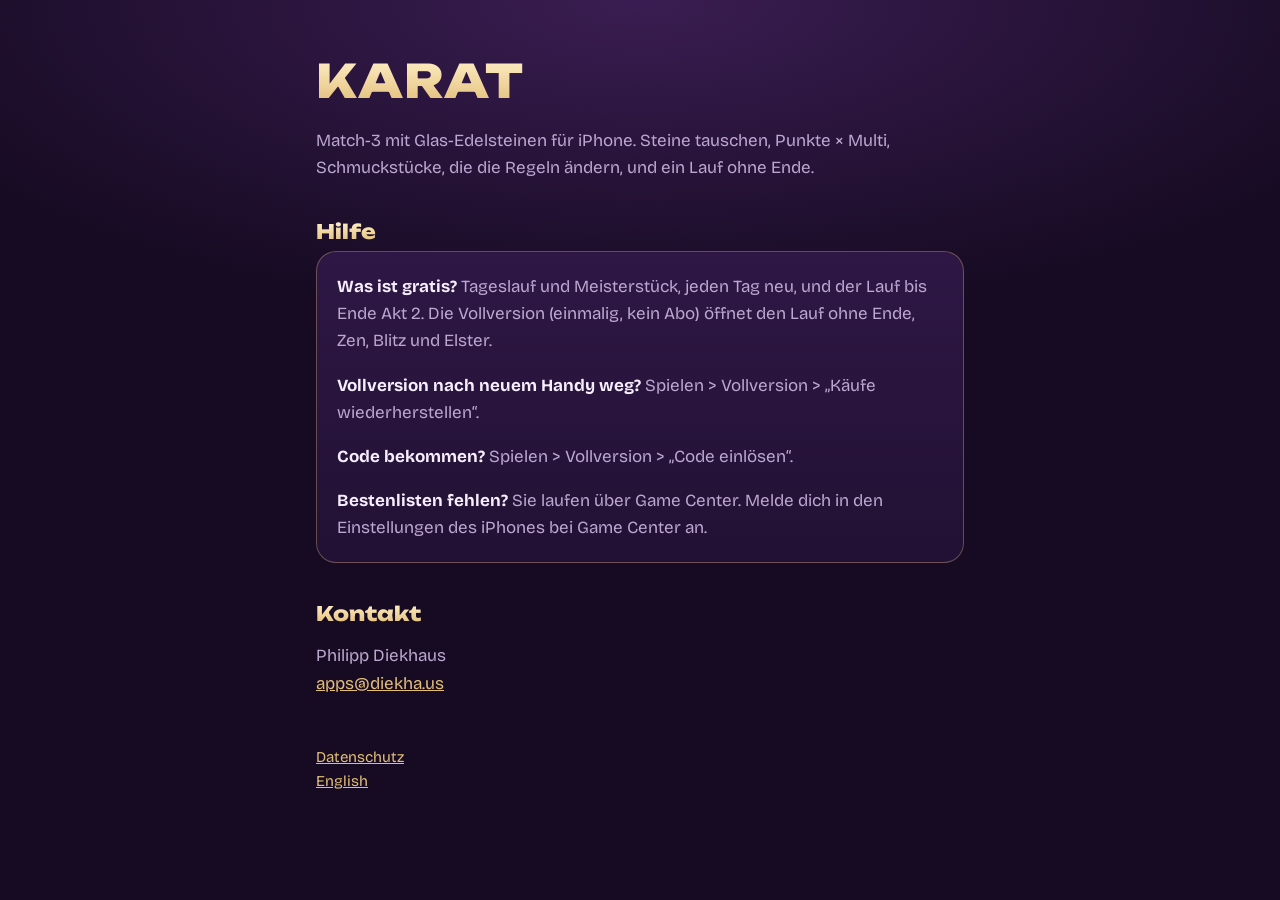
<file: index.html>
<!doctype html>
<html lang="de">
<head>
<meta charset="utf-8">
<meta name="viewport" content="width=device-width, initial-scale=1">
<title>KARAT</title>
<link rel="stylesheet" href="style.css">
</head>
<body>
<main>
<h1>KARAT</h1>
<p>Match-3 mit Glas-Edelsteinen für iPhone. Steine tauschen, Punkte × Multi, Schmuckstücke, die die Regeln ändern, und ein Lauf ohne Ende.</p>

<h2>Hilfe</h2>
<div class="card">
<p><strong>Was ist gratis?</strong> Tageslauf und Meisterstück, jeden Tag neu, und der Lauf bis Ende Akt 2. Die Vollversion (einmalig, kein Abo) öffnet den Lauf ohne Ende, Zen, Blitz und Elster.</p>
<p><strong>Vollversion nach neuem Handy weg?</strong> Spielen &gt; Vollversion &gt; „Käufe wiederherstellen“.</p>
<p><strong>Code bekommen?</strong> Spielen &gt; Vollversion &gt; „Code einlösen“.</p>
<p><strong>Bestenlisten fehlen?</strong> Sie laufen über Game Center. Melde dich in den Einstellungen des iPhones bei Game Center an.</p>
</div>

<h2>Kontakt</h2>
<p>Philipp Diekhaus<br><a href="mailto:apps@diekha.us">apps@diekha.us</a></p>

<p class="foot"><a href="datenschutz.html">Datenschutz</a><br><a href="en/">English</a></p>
</main>
</body>
</html>
</file>
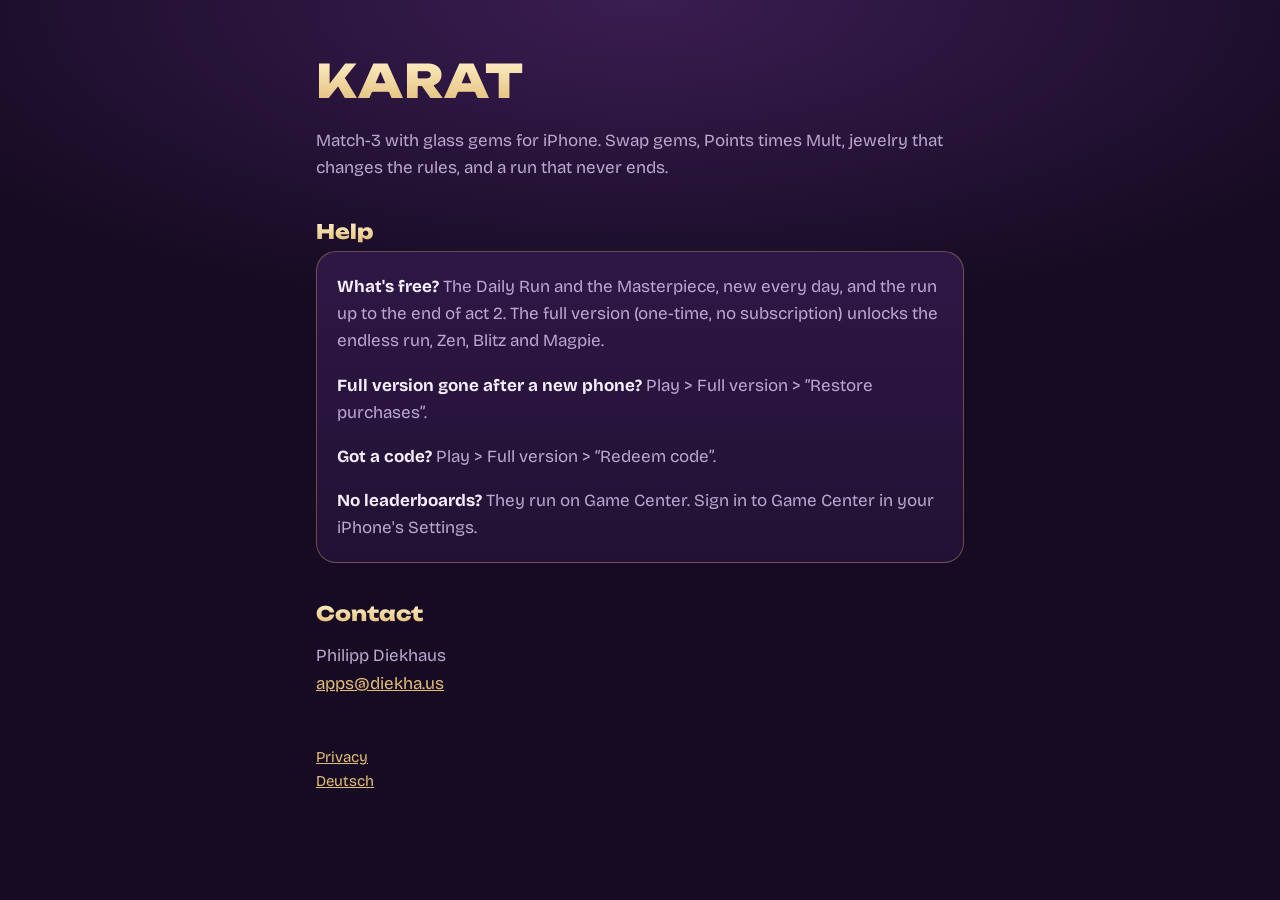
<file: en/index.html>
<!doctype html>
<html lang="en">
<head>
<meta charset="utf-8">
<meta name="viewport" content="width=device-width, initial-scale=1">
<title>KARAT</title>
<link rel="stylesheet" href="../style.css">
</head>
<body>
<main>
<h1>KARAT</h1>
<p>Match-3 with glass gems for iPhone. Swap gems, Points times Mult, jewelry that changes the rules, and a run that never ends.</p>

<h2>Help</h2>
<div class="card">
<p><strong>What's free?</strong> The Daily Run and the Masterpiece, new every day, and the run up to the end of act 2. The full version (one-time, no subscription) unlocks the endless run, Zen, Blitz and Magpie.</p>
<p><strong>Full version gone after a new phone?</strong> Play &gt; Full version &gt; “Restore purchases”.</p>
<p><strong>Got a code?</strong> Play &gt; Full version &gt; “Redeem code”.</p>
<p><strong>No leaderboards?</strong> They run on Game Center. Sign in to Game Center in your iPhone's Settings.</p>
</div>

<h2>Contact</h2>
<p>Philipp Diekhaus<br><a href="mailto:apps@diekha.us">apps@diekha.us</a></p>

<p class="foot"><a href="privacy.html">Privacy</a><br><a href="../">Deutsch</a></p>
</main>
</body>
</html>
</file>
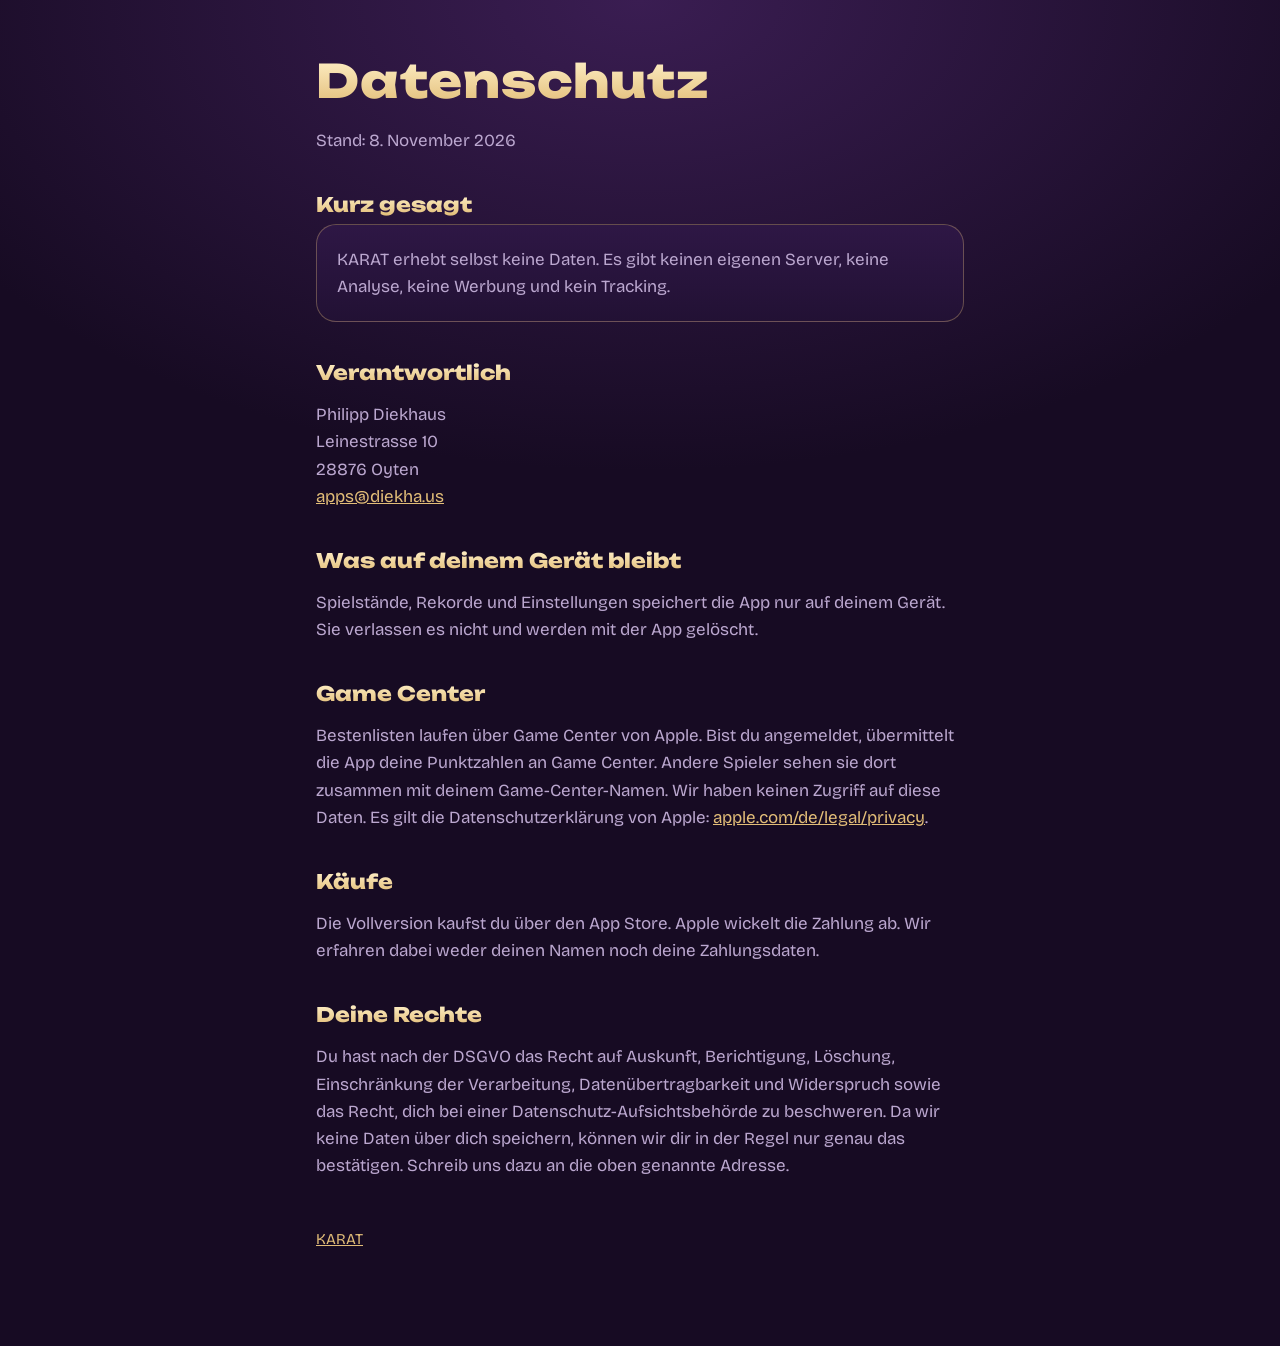
<file: datenschutz.html>
<!doctype html>
<html lang="de">
<head>
<meta charset="utf-8">
<meta name="viewport" content="width=device-width, initial-scale=1">
<title>KARAT Datenschutz</title>
<link rel="stylesheet" href="style.css">
</head>
<body>
<main>
<h1>Datenschutz</h1>
<p>Stand: 8. November 2026</p>

<h2>Kurz gesagt</h2>
<div class="card">
<p>KARAT erhebt selbst keine Daten. Es gibt keinen eigenen Server, keine Analyse, keine Werbung und kein Tracking.</p>
</div>

<h2>Verantwortlich</h2>
<p>Philipp Diekhaus<br>Leinestrasse 10<br>28876 Oyten<br><a href="mailto:apps@diekha.us">apps@diekha.us</a></p>

<h2>Was auf deinem Gerät bleibt</h2>
<p>Spielstände, Rekorde und Einstellungen speichert die App nur auf deinem Gerät. Sie verlassen es nicht und werden mit der App gelöscht.</p>

<h2>Game Center</h2>
<p>Bestenlisten laufen über Game Center von Apple. Bist du angemeldet, übermittelt die App deine Punktzahlen an Game Center. Andere Spieler sehen sie dort zusammen mit deinem Game-Center-Namen. Wir haben keinen Zugriff auf diese Daten. Es gilt die Datenschutzerklärung von Apple: <a href="https://www.apple.com/de/legal/privacy/">apple.com/de/legal/privacy</a>.</p>

<h2>Käufe</h2>
<p>Die Vollversion kaufst du über den App Store. Apple wickelt die Zahlung ab. Wir erfahren dabei weder deinen Namen noch deine Zahlungsdaten.</p>

<h2>Deine Rechte</h2>
<p>Du hast nach der DSGVO das Recht auf Auskunft, Berichtigung, Löschung, Einschränkung der Verarbeitung, Datenübertragbarkeit und Widerspruch sowie das Recht, dich bei einer Datenschutz-Aufsichtsbehörde zu beschweren. Da wir keine Daten über dich speichern, können wir dir in der Regel nur genau das bestätigen. Schreib uns dazu an die oben genannte Adresse.</p>

<p class="foot"><a href="./">KARAT</a></p>
</main>
</body>
</html>
</file>
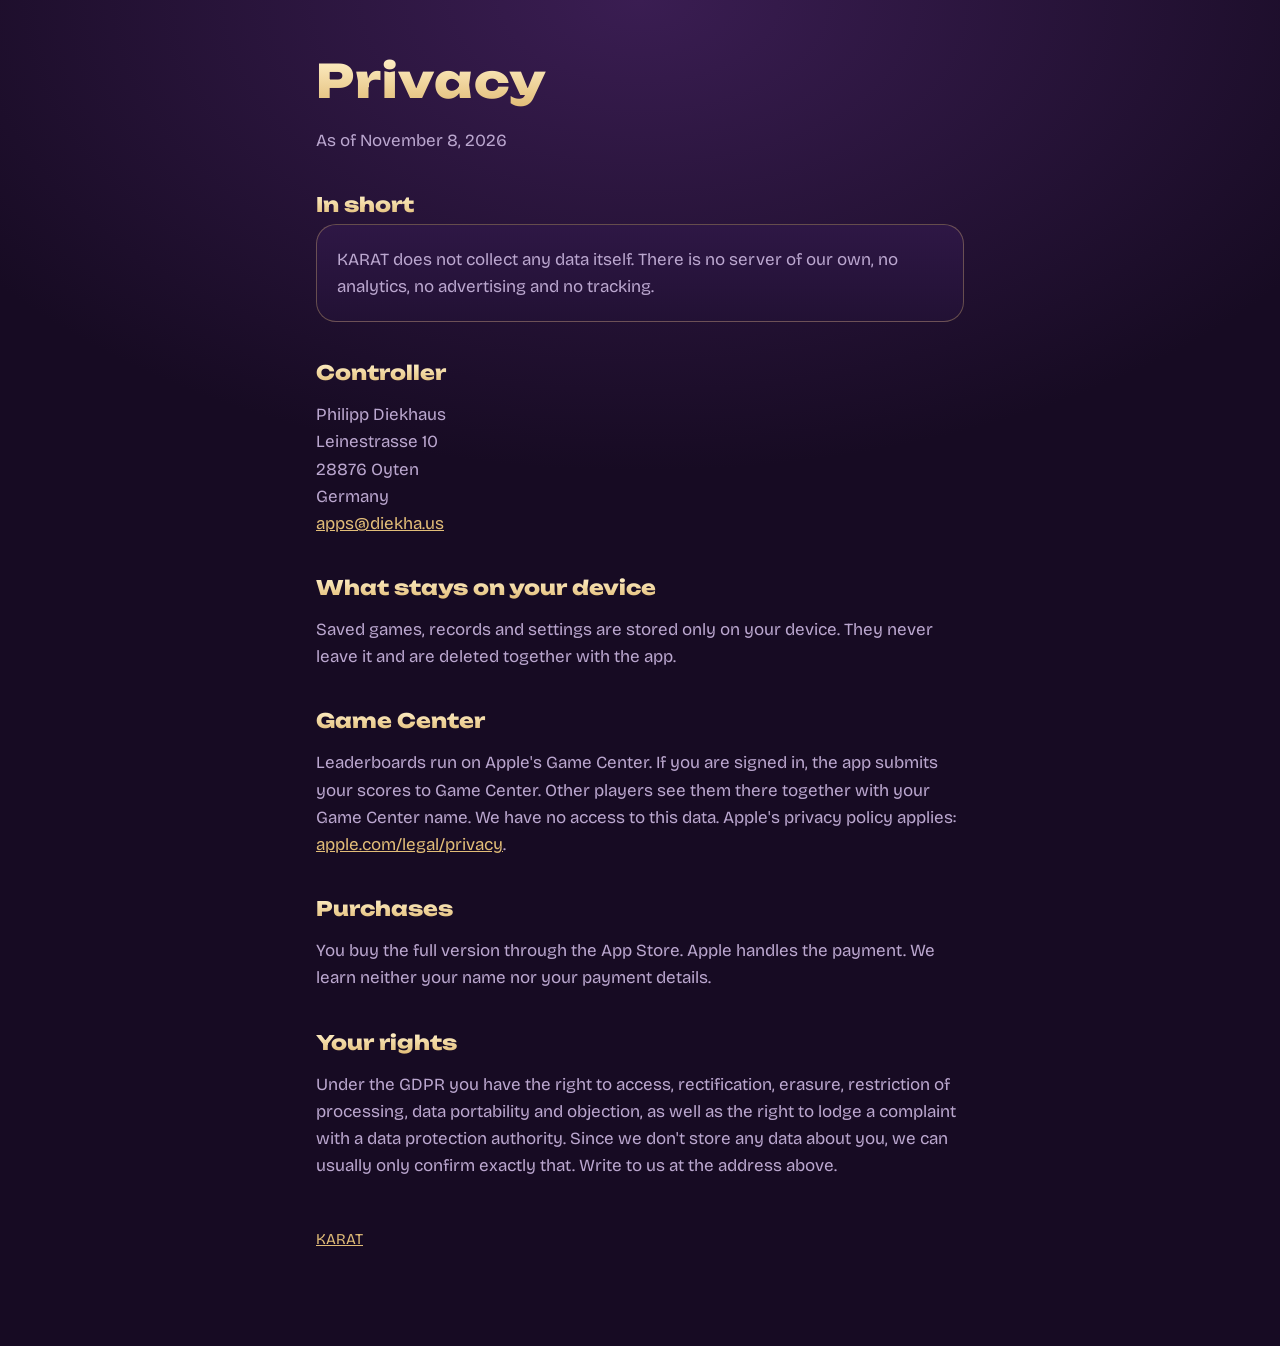
<file: en/privacy.html>
<!doctype html>
<html lang="en">
<head>
<meta charset="utf-8">
<meta name="viewport" content="width=device-width, initial-scale=1">
<title>KARAT Privacy</title>
<link rel="stylesheet" href="../style.css">
</head>
<body>
<main>
<h1>Privacy</h1>
<p>As of November 8, 2026</p>

<h2>In short</h2>
<div class="card">
<p>KARAT does not collect any data itself. There is no server of our own, no analytics, no advertising and no tracking.</p>
</div>

<h2>Controller</h2>
<p>Philipp Diekhaus<br>Leinestrasse 10<br>28876 Oyten<br>Germany<br><a href="mailto:apps@diekha.us">apps@diekha.us</a></p>

<h2>What stays on your device</h2>
<p>Saved games, records and settings are stored only on your device. They never leave it and are deleted together with the app.</p>

<h2>Game Center</h2>
<p>Leaderboards run on Apple's Game Center. If you are signed in, the app submits your scores to Game Center. Other players see them there together with your Game Center name. We have no access to this data. Apple's privacy policy applies: <a href="https://www.apple.com/legal/privacy/">apple.com/legal/privacy</a>.</p>

<h2>Purchases</h2>
<p>You buy the full version through the App Store. Apple handles the payment. We learn neither your name nor your payment details.</p>

<h2>Your rights</h2>
<p>Under the GDPR you have the right to access, rectification, erasure, restriction of processing, data portability and objection, as well as the right to lodge a complaint with a data protection authority. Since we don't store any data about you, we can usually only confirm exactly that. Write to us at the address above.</p>

<p class="foot"><a href="./">KARAT</a></p>
</main>
</body>
</html>
</file>
<file: style.css>
/* Schriften liegen neben der Seite (scripts/web.sh kopiert sie aus assets/fonts), nichts kommt von fremden Servern. */
@font-face { font-family: "Unbounded"; src: url("fonts/Unbounded-VariableFont.ttf"); font-weight: 200 900; }
@font-face { font-family: "Bricolage Grotesque"; src: url("fonts/BricolageGrotesque-VariableFont.ttf"); font-weight: 200 800; }
:root { --velvet: #170B23; --velvet2: #221134; --velvet3: #2E1745; --line: #43275F; --brass: #E2BD78; --brass-hi: #FFF0C8; --ink: #F7EEFC; --dim: #BBA7CF; }
* { box-sizing: border-box; }
body { margin: 0; min-height: 100vh; color: var(--ink); font: 17px/1.6 "Bricolage Grotesque", system-ui, sans-serif;
  background: radial-gradient(ellipse 90% 50% at 50% 0%, #3A1D52 0%, transparent 70%), var(--velvet); }
main { max-width: 680px; margin: 0 auto; padding: 56px 16px 80px; }
h1, h2 { font-family: "Unbounded", system-ui, sans-serif; font-weight: 800; line-height: 1.1;
  background: linear-gradient(var(--brass-hi), var(--brass)); -webkit-background-clip: text; background-clip: text; color: transparent; }
h1 { font-size: 46px; margin: 0 0 20px; letter-spacing: 0.02em; }
h2 { font-size: 20px; margin: 40px 0 8px; }
p { color: var(--dim); }
strong { color: var(--ink); }
a { color: var(--brass); }
.card { background: linear-gradient(var(--velvet3), var(--velvet2)); border: 1px solid rgba(226, 189, 120, 0.35); border-radius: 20px; padding: 4px 20px; }
.foot { margin-top: 48px; font-size: 15px; }
</file>
